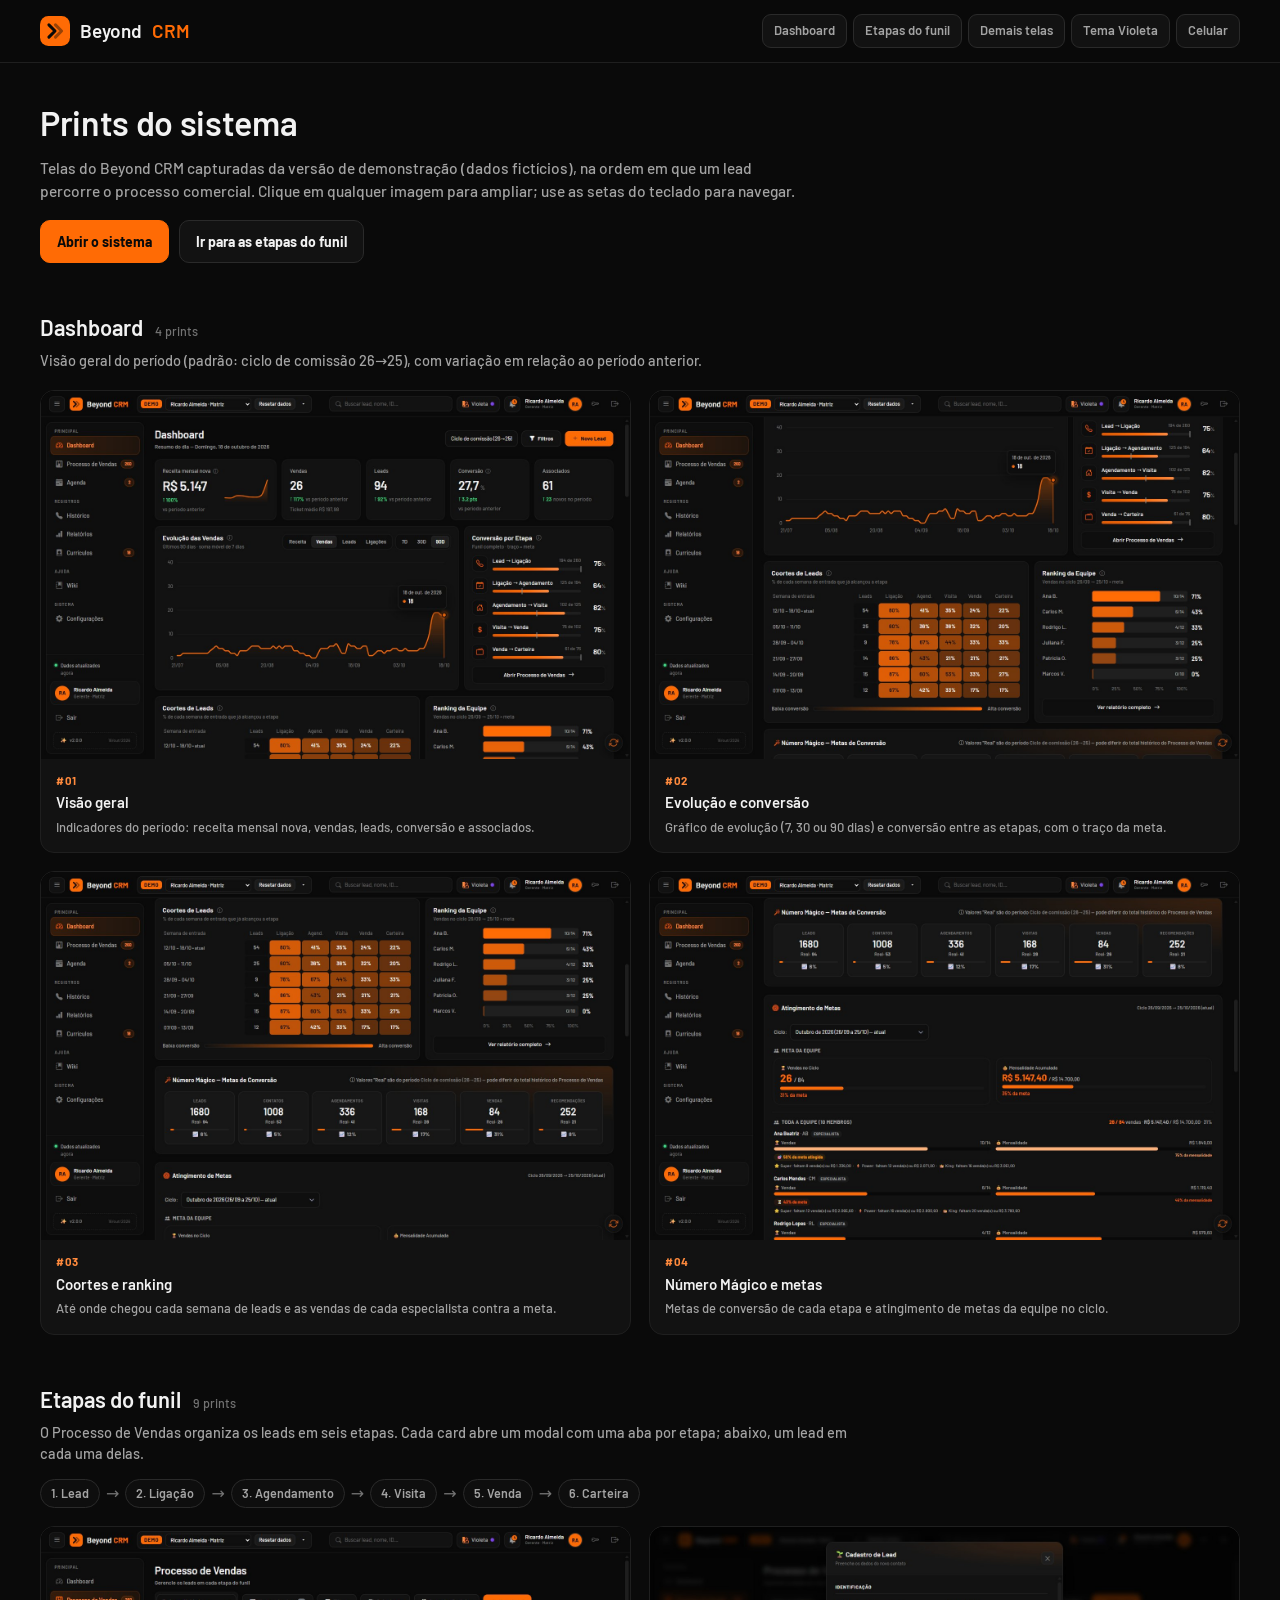
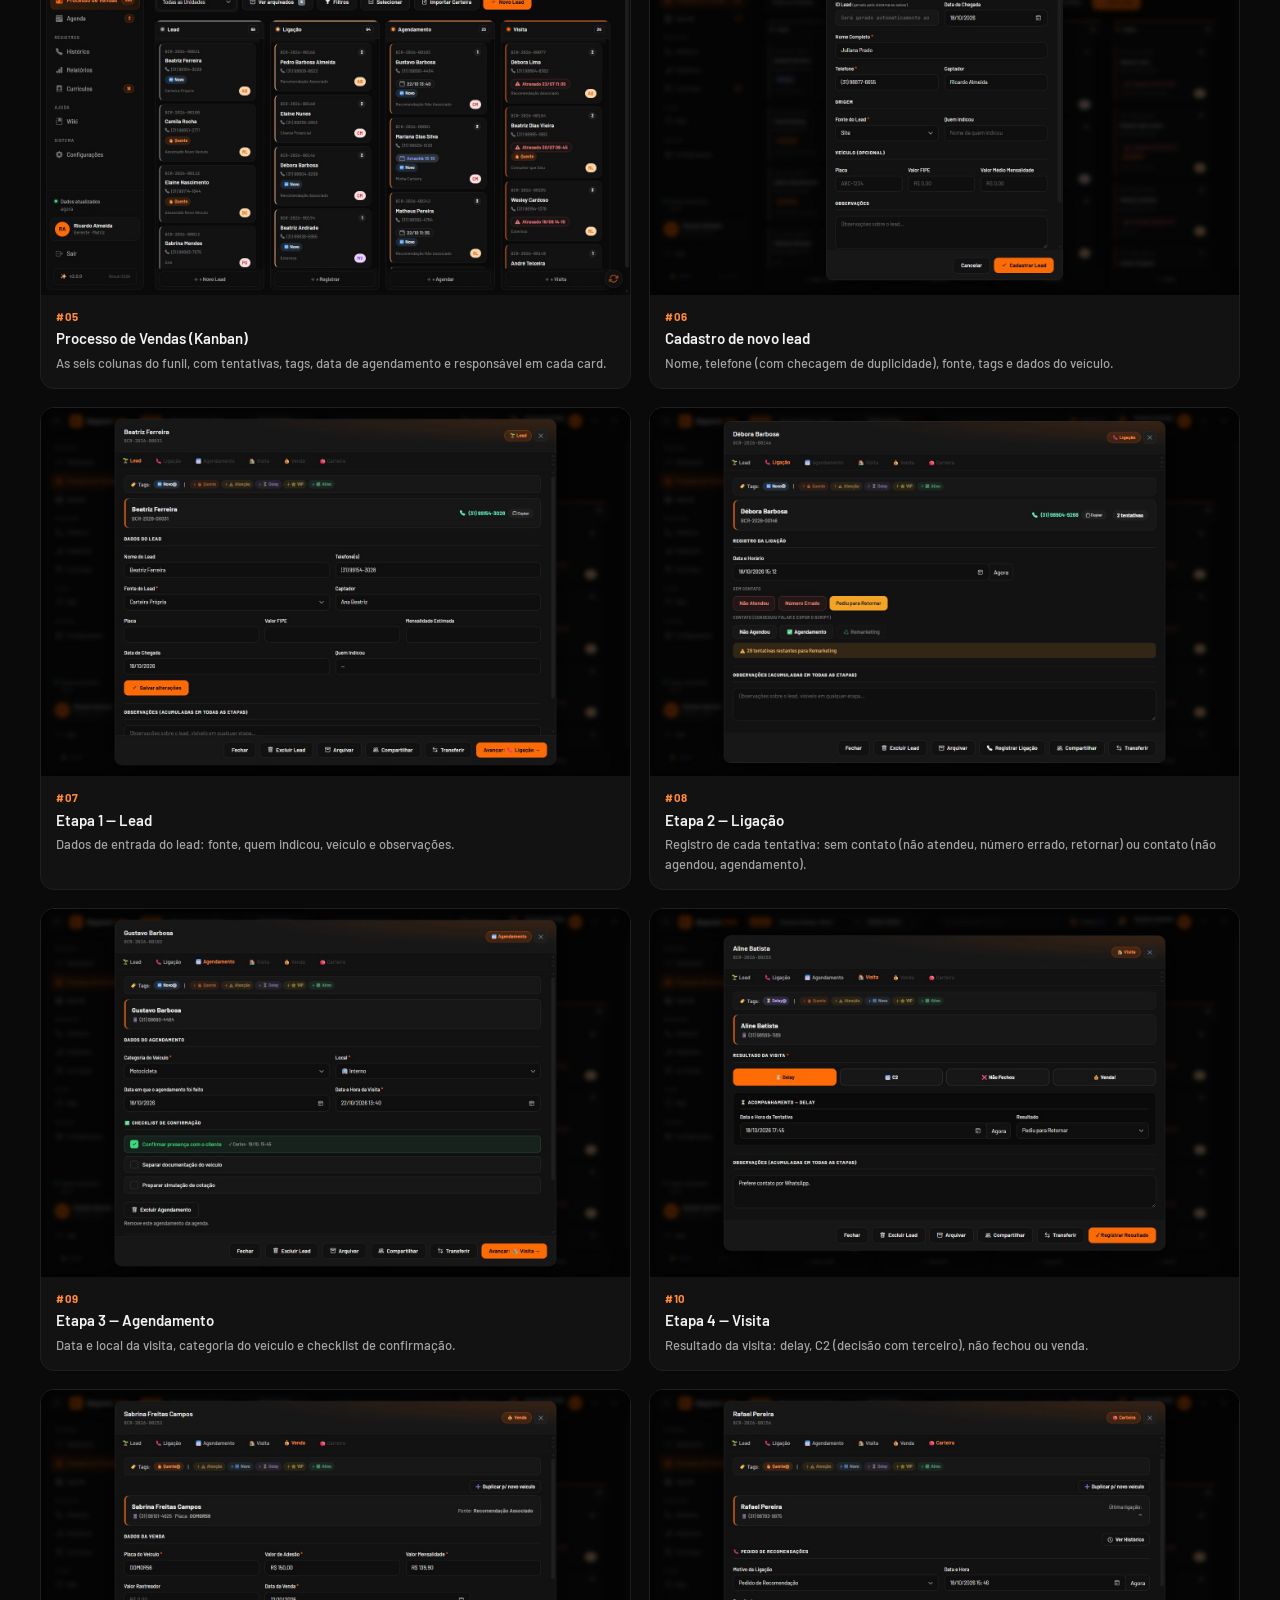
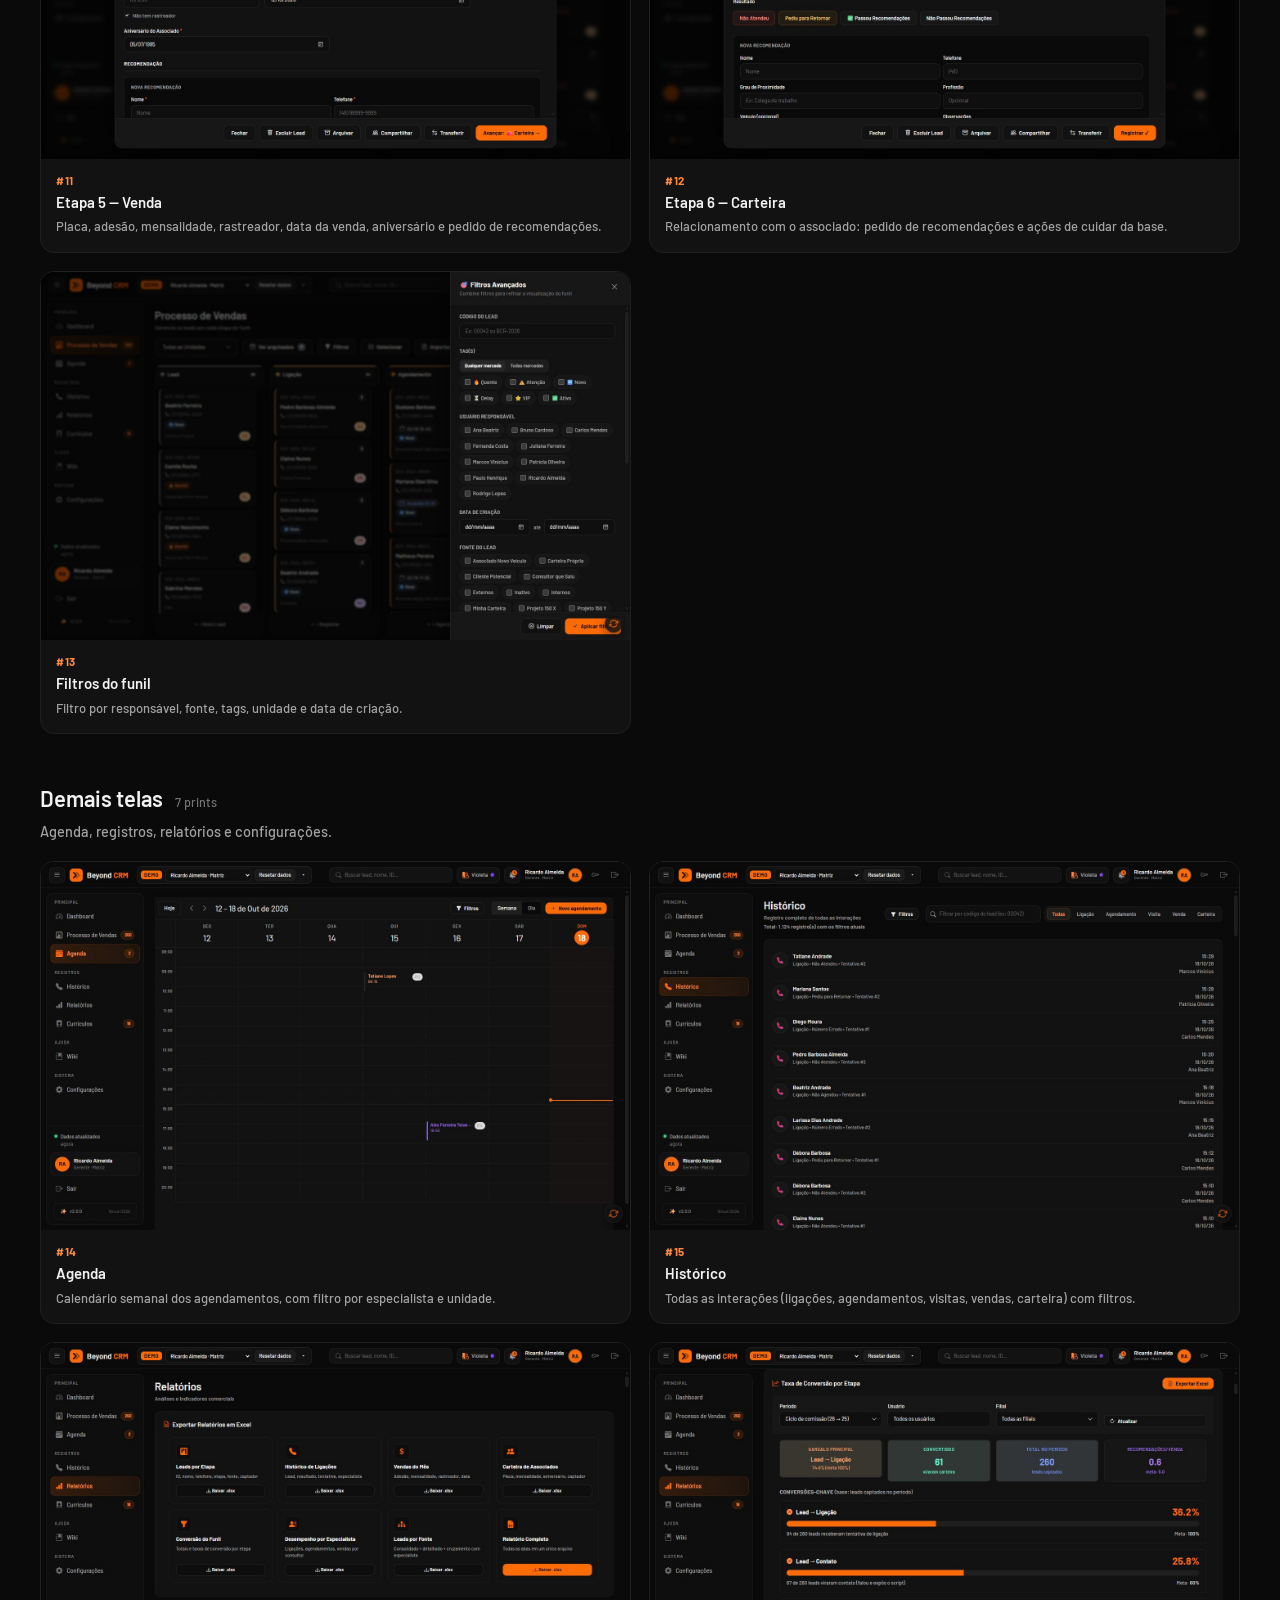
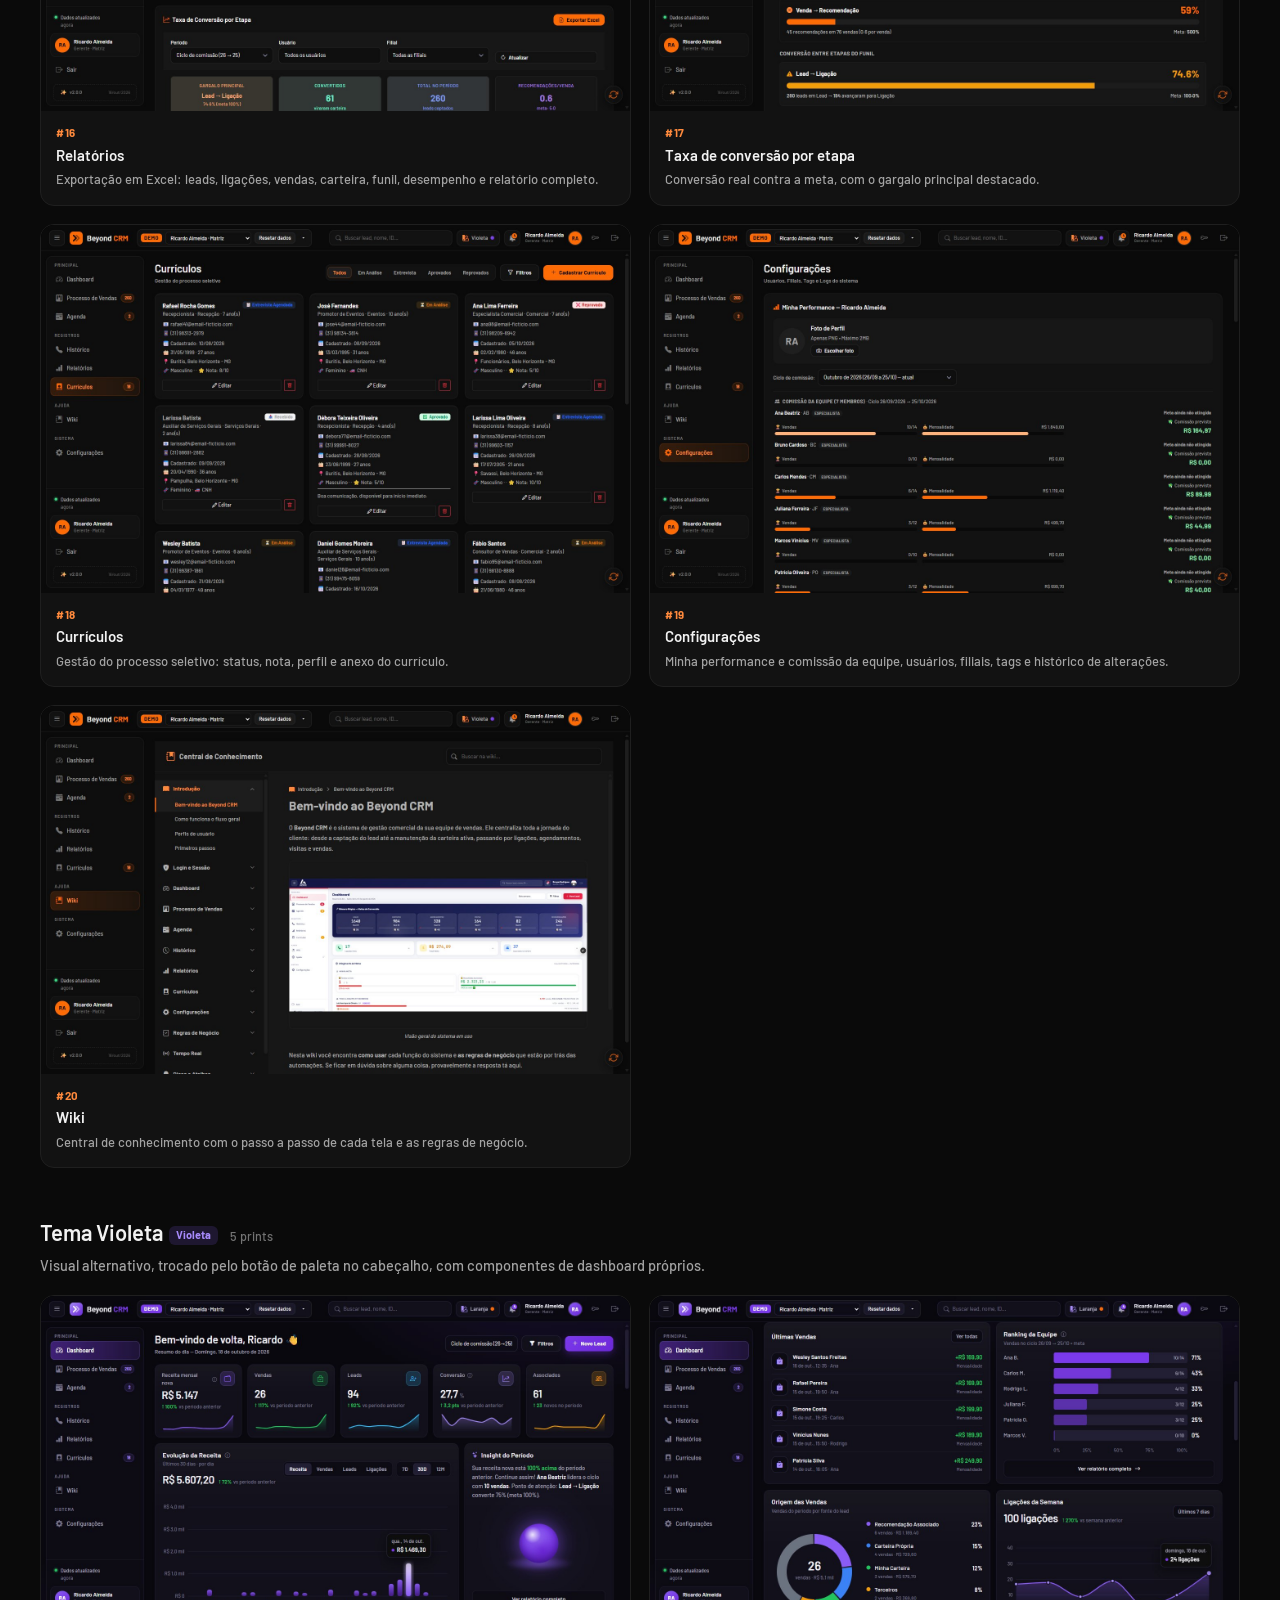
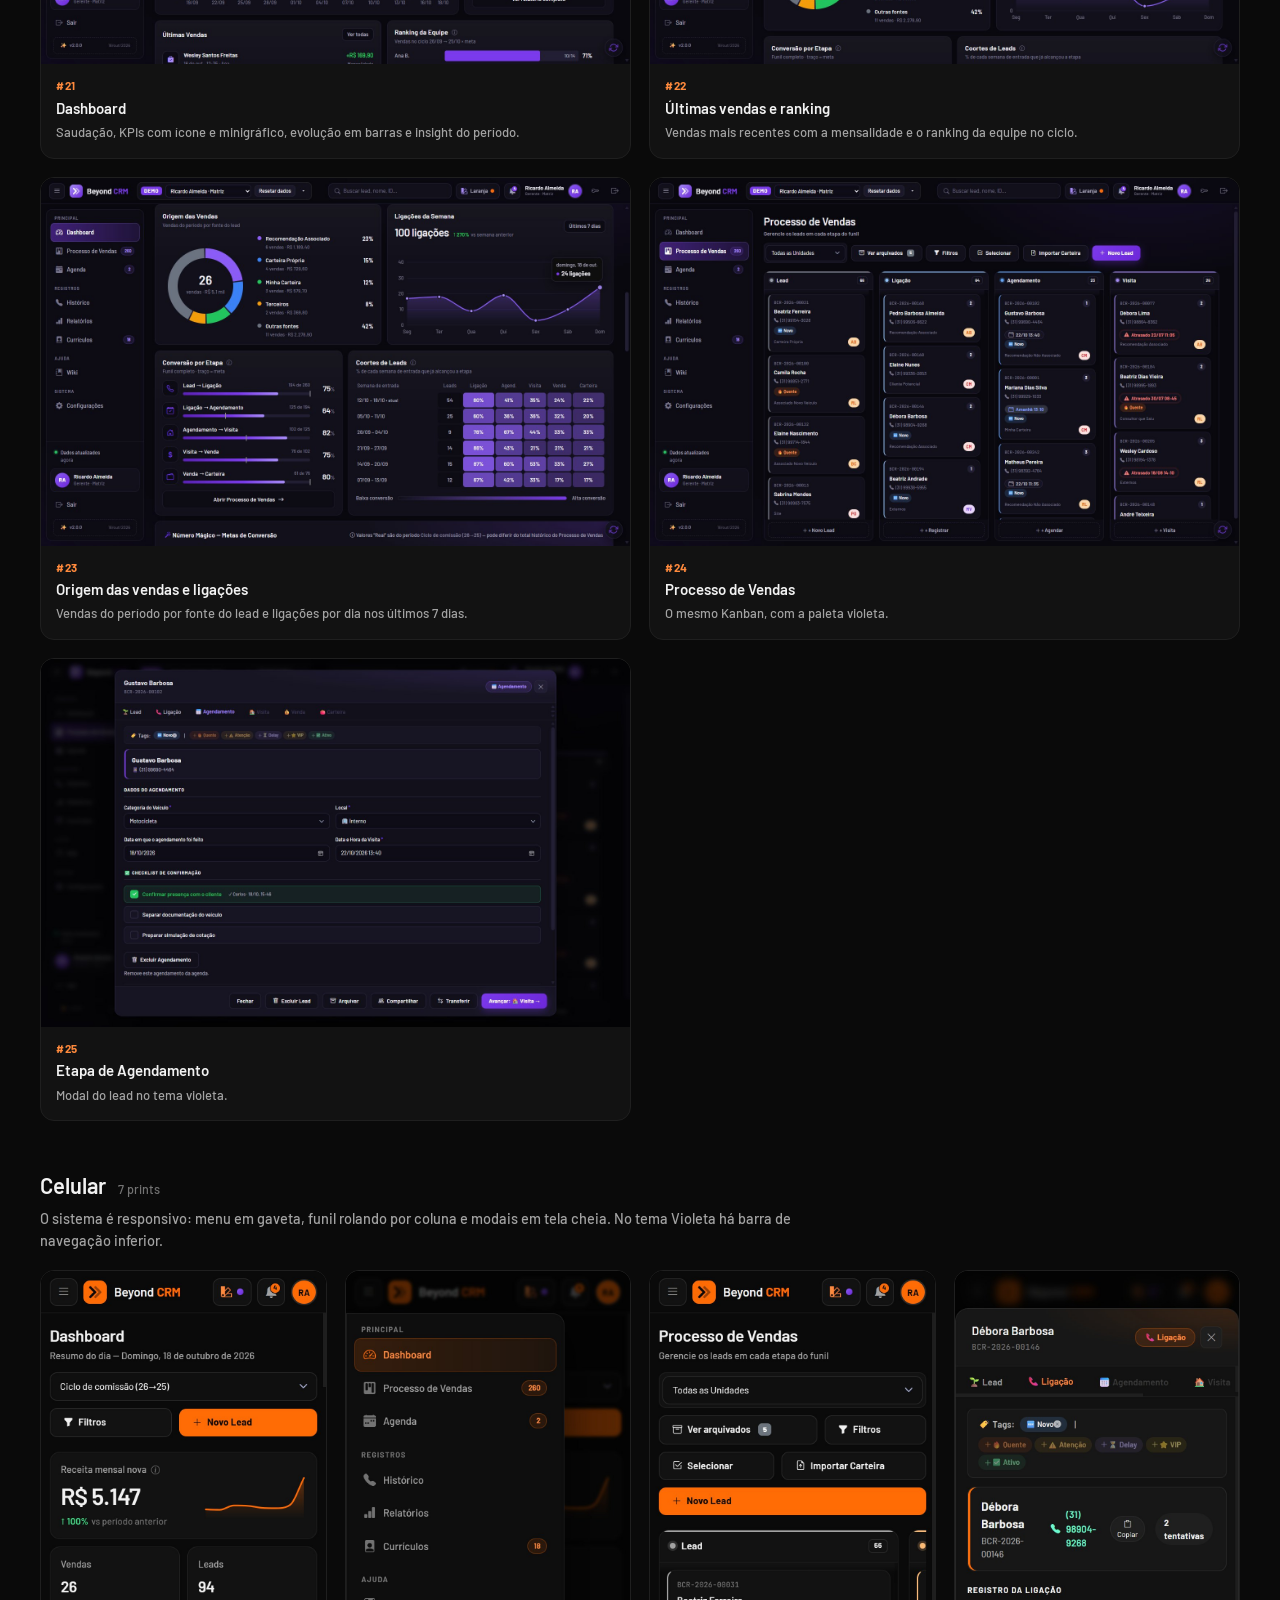
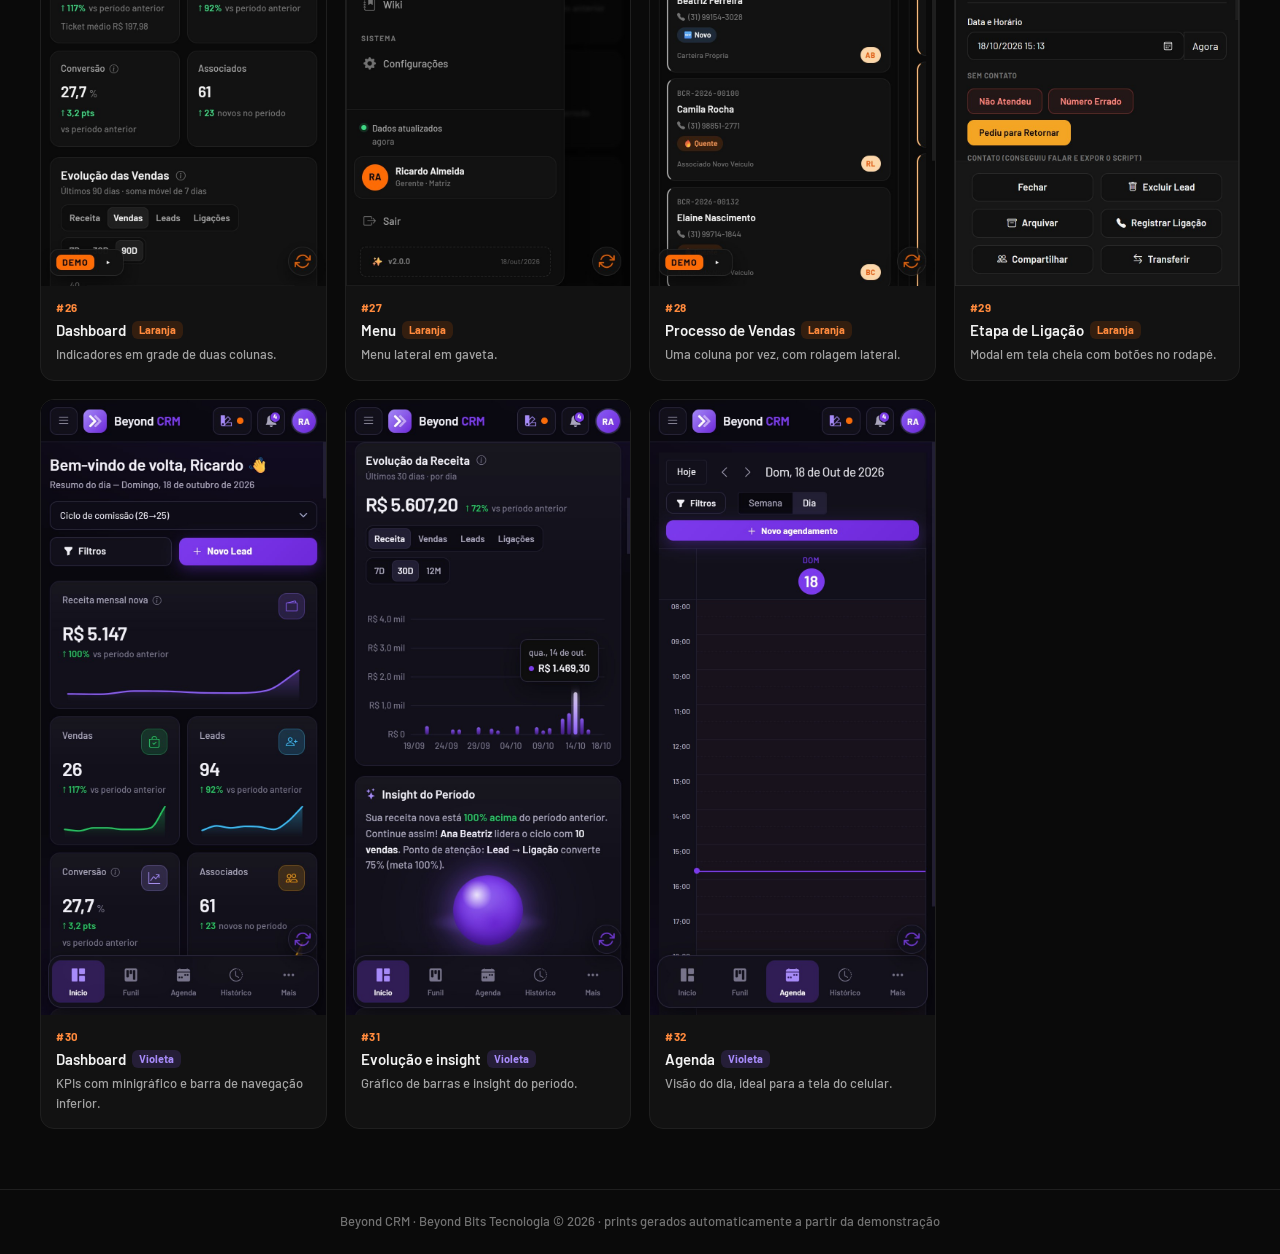
<file: print/index.html>
<!DOCTYPE html>
<html lang="pt-BR">
<head>
  <meta charset="UTF-8">
  <meta name="viewport" content="width=device-width, initial-scale=1.0">
  <title>Beyond CRM — Prints do Sistema</title>
  <meta name="theme-color" content="#0A0A0A">
  <link rel="icon" type="image/svg+xml" href="../assets/beyond-mark.svg">
  <link rel="preconnect" href="https://fonts.googleapis.com">
  <link rel="preconnect" href="https://fonts.gstatic.com" crossorigin>
  <link rel="stylesheet" href="https://fonts.googleapis.com/css2?family=Barlow:wght@400;500;600;700&display=swap">
  <style>
    :root {
      --bg: #0A0A0A; --panel: #0E0E0E; --card: #121212; --line: #1F1F1F; --line-2: #2A2A2A;
      --txt: #F2F2F2; --txt-2: #A3A3A3; --txt-3: #737373;
      --accent: #FF6B05; --accent-2: #FF8A3D; --violet: #A78BFA;
      --font: 'Barlow', Inter, system-ui, -apple-system, 'Segoe UI', sans-serif;
    }
    * { box-sizing: border-box; margin: 0; padding: 0; }
    html { scroll-behavior: smooth; }
    body {
      background: radial-gradient(900px 500px at 85% -10%, rgba(255, 107, 5, .10), transparent 60%), var(--bg);
      color: var(--txt); font-family: var(--font); font-weight: 500; line-height: 1.5;
      -webkit-font-smoothing: antialiased;
    }
    a { color: var(--accent-2); }
    :focus-visible { outline: 2px solid var(--accent); outline-offset: 3px; }

    header.topo {
      position: sticky; top: 0; z-index: 20;
      background: rgba(10, 10, 10, .85); backdrop-filter: blur(10px);
      border-bottom: 1px solid var(--line);
    }
    .topo-in { max-width: 1240px; margin: 0 auto; padding: 14px 20px; display: flex; align-items: center; gap: 14px; flex-wrap: wrap; }
    .marca { display: flex; align-items: center; gap: 10px; font-size: 19px; font-weight: 600; text-decoration: none; color: var(--txt); }
    .marca img { width: 30px; height: 30px; }
    .marca span { color: var(--accent); }
    nav.indice { display: flex; gap: 6px; flex-wrap: wrap; margin-left: auto; }
    nav.indice a {
      text-decoration: none; color: var(--txt-2); font-size: 13px; font-weight: 600;
      padding: 6px 11px; border-radius: 9px; border: 1px solid var(--line-2); background: var(--card);
    }
    nav.indice a:hover { color: var(--txt); border-color: rgba(255, 107, 5, .4); }

    main { max-width: 1240px; margin: 0 auto; padding: 34px 20px 60px; }
    .hero h1 { font-size: 34px; font-weight: 600; letter-spacing: -.01em; }
    .hero p { color: var(--txt-2); margin-top: 8px; max-width: 760px; font-size: 15.5px; }
    .hero .acoes { margin-top: 18px; display: flex; gap: 10px; flex-wrap: wrap; }
    .btn {
      display: inline-flex; align-items: center; gap: 8px; text-decoration: none; font-weight: 700; font-size: 14px;
      padding: 10px 16px; border-radius: 10px; border: 1px solid var(--line-2); background: var(--card); color: var(--txt);
    }
    .btn.primario { background: var(--accent); border-color: var(--accent); color: #0A0A0A; }
    .btn:hover { filter: brightness(1.08); }

    section.secao { margin-top: 48px; scroll-margin-top: 80px; }
    .secao-cab { display: flex; align-items: baseline; gap: 12px; flex-wrap: wrap; margin-bottom: 6px; }
    .secao h2 { font-size: 22px; font-weight: 600; }
    .secao .qtd { font-size: 12.5px; color: var(--txt-3); }
    .secao > p { color: var(--txt-2); font-size: 14.5px; margin-bottom: 18px; max-width: 820px; }

    .grade { display: grid; gap: 18px; grid-template-columns: repeat(2, minmax(0, 1fr)); }
    .grade.celular { grid-template-columns: repeat(4, minmax(0, 1fr)); }
    figure.print {
      background: var(--card); border: 1px solid var(--line); border-radius: 14px; overflow: hidden;
      display: flex; flex-direction: column; transition: border-color .15s ease, transform .15s ease;
    }
    figure.print:hover { border-color: #3A3A3A; transform: translateY(-2px); }
    figure.print button {
      display: block; width: 100%; border: 0; padding: 0; background: #000; cursor: zoom-in;
    }
    figure.print img { display: block; width: 100%; height: auto; aspect-ratio: 16 / 10; object-fit: cover; object-position: top; }
    .grade.celular figure.print img { aspect-ratio: 390 / 844; }
    figcaption { padding: 13px 15px 15px; }
    figcaption .num { font-size: 11.5px; font-weight: 700; color: var(--accent-2); letter-spacing: .06em; }
    figcaption h3 { font-size: 15px; font-weight: 600; margin-top: 2px; }
    figcaption p { font-size: 13px; color: var(--txt-2); margin-top: 4px; }
    .tag-tema { display: inline-block; font-size: 11px; font-weight: 700; padding: 1px 7px; border-radius: 6px; margin-left: 6px; vertical-align: 2px; }
    .tag-tema.violeta { background: rgba(139, 92, 246, .16); color: var(--violet); }
    .tag-tema.laranja { background: rgba(255, 107, 5, .14); color: var(--accent-2); }

    .etapas-fluxo { display: flex; gap: 6px; flex-wrap: wrap; margin: -4px 0 18px; }
    .etapas-fluxo span {
      font-size: 12.5px; font-weight: 600; color: var(--txt-2); padding: 4px 10px; border-radius: 99px;
      border: 1px solid var(--line-2); background: var(--panel);
    }
    .etapas-fluxo i { color: var(--txt-3); font-style: normal; align-self: center; }

    footer { border-top: 1px solid var(--line); color: var(--txt-3); font-size: 13px; text-align: center; padding: 22px 20px; }

    /* lightbox */
    .lb { position: fixed; inset: 0; z-index: 50; background: rgba(0, 0, 0, .9); display: none; flex-direction: column; }
    .lb.aberto { display: flex; }
    .lb-barra { display: flex; align-items: center; gap: 10px; padding: 12px 16px; color: var(--txt-2); font-size: 14px; }
    .lb-barra strong { color: var(--txt); font-weight: 600; }
    .lb-barra .espaco { flex: 1; }
    .lb-barra button {
      background: var(--card); border: 1px solid var(--line-2); color: var(--txt); border-radius: 9px;
      width: 38px; height: 38px; font-size: 18px; cursor: pointer;
    }
    .lb-barra button:hover { border-color: rgba(255, 107, 5, .5); }
    .lb-img { flex: 1; display: flex; align-items: center; justify-content: center; padding: 0 16px 16px; min-height: 0; }
    .lb-img img { max-width: 100%; max-height: 100%; border-radius: 10px; border: 1px solid var(--line-2); }

    @media (max-width: 980px) { .grade.celular { grid-template-columns: repeat(2, minmax(0, 1fr)); } }
    @media (max-width: 720px) {
      .grade { grid-template-columns: minmax(0, 1fr); }
      .hero h1 { font-size: 27px; }
      header.topo { position: static; }
      nav.indice { margin-left: 0; width: 100%; flex-wrap: nowrap; overflow-x: auto; padding-bottom: 2px; scrollbar-width: none; }
      nav.indice::-webkit-scrollbar { display: none; }
      nav.indice a { white-space: nowrap; }
      .topo-in { padding: 10px 14px; }
      main { padding: 24px 14px 50px; }
      .lb-barra { flex-wrap: wrap; }
    }
    @media (prefers-reduced-motion: reduce) { html { scroll-behavior: auto; } figure.print { transition: none; } }
  </style>
</head>
<body>

<header class="topo">
  <div class="topo-in">
    <a class="marca" href="../index.html" title="Abrir o Beyond CRM"><img src="../assets/beyond-mark.svg" alt="">Beyond <span>CRM</span></a>
    <nav class="indice" aria-label="Seções">
      <a href="#dashboard">Dashboard</a>
      <a href="#etapas">Etapas do funil</a>
      <a href="#telas">Demais telas</a>
      <a href="#violeta">Tema Violeta</a>
      <a href="#celular">Celular</a>
    </nav>
  </div>
</header>

<main>
  <div class="hero">
    <h1>Prints do sistema</h1>
    <p>Telas do Beyond CRM capturadas da versão de demonstração (dados fictícios), na ordem em que um lead percorre o processo comercial. Clique em qualquer imagem para ampliar; use as setas do teclado para navegar.</p>
    <div class="acoes">
      <a class="btn primario" href="../index.html">Abrir o sistema</a>
      <a class="btn" href="#etapas">Ir para as etapas do funil</a>
    </div>
  </div>
  <div id="secoes"></div>
</main>

<footer>Beyond CRM · Beyond Bits Tecnologia © 2026 · prints gerados automaticamente a partir da demonstração</footer>

<div class="lb" id="lb" role="dialog" aria-modal="true" aria-label="Visualizar print">
  <div class="lb-barra">
    <button type="button" id="lb-ant" aria-label="Anterior">‹</button>
    <button type="button" id="lb-prox" aria-label="Próximo">›</button>
    <span><strong id="lb-titulo"></strong> <span id="lb-pos"></span></span>
    <span class="espaco"></span>
    <button type="button" id="lb-fechar" aria-label="Fechar">✕</button>
  </div>
  <div class="lb-img"><img id="lb-foto" alt=""></div>
</div>

<script>
  var SECOES = [
    { id: 'dashboard', titulo: 'Dashboard', texto: 'Visão geral do período (padrão: ciclo de comissão 26→25), com variação em relação ao período anterior.', itens: [
      ['01-dashboard-visao-geral.jpg', 'Visão geral', 'Indicadores do período: receita mensal nova, vendas, leads, conversão e associados.'],
      ['02-dashboard-evolucao-e-conversao.jpg', 'Evolução e conversão', 'Gráfico de evolução (7, 30 ou 90 dias) e conversão entre as etapas, com o traço da meta.'],
      ['03-dashboard-coortes-e-ranking.jpg', 'Coortes e ranking', 'Até onde chegou cada semana de leads e as vendas de cada especialista contra a meta.'],
      ['04-dashboard-numero-magico-e-metas.jpg', 'Número Mágico e metas', 'Metas de conversão de cada etapa e atingimento de metas da equipe no ciclo.'],
    ]},
    { id: 'etapas', titulo: 'Etapas do funil', fluxo: true, texto: 'O Processo de Vendas organiza os leads em seis etapas. Cada card abre um modal com uma aba por etapa; abaixo, um lead em cada uma delas.', itens: [
      ['05-funil-kanban.jpg', 'Processo de Vendas (Kanban)', 'As seis colunas do funil, com tentativas, tags, data de agendamento e responsável em cada card.'],
      ['06-funil-novo-lead.jpg', 'Cadastro de novo lead', 'Nome, telefone (com checagem de duplicidade), fonte, tags e dados do veículo.'],
      ['07-etapa-1-lead.jpg', 'Etapa 1 — Lead', 'Dados de entrada do lead: fonte, quem indicou, veículo e observações.'],
      ['08-etapa-2-ligacao.jpg', 'Etapa 2 — Ligação', 'Registro de cada tentativa: sem contato (não atendeu, número errado, retornar) ou contato (não agendou, agendamento).'],
      ['09-etapa-3-agendamento.jpg', 'Etapa 3 — Agendamento', 'Data e local da visita, categoria do veículo e checklist de confirmação.'],
      ['10-etapa-4-visita.jpg', 'Etapa 4 — Visita', 'Resultado da visita: delay, C2 (decisão com terceiro), não fechou ou venda.'],
      ['11-etapa-5-venda.jpg', 'Etapa 5 — Venda', 'Placa, adesão, mensalidade, rastreador, data da venda, aniversário e pedido de recomendações.'],
      ['12-etapa-6-carteira.jpg', 'Etapa 6 — Carteira', 'Relacionamento com o associado: pedido de recomendações e ações de cuidar da base.'],
      ['13-funil-filtros.jpg', 'Filtros do funil', 'Filtro por responsável, fonte, tags, unidade e data de criação.'],
    ]},
    { id: 'telas', titulo: 'Demais telas', texto: 'Agenda, registros, relatórios e configurações.', itens: [
      ['14-agenda.jpg', 'Agenda', 'Calendário semanal dos agendamentos, com filtro por especialista e unidade.'],
      ['15-historico.jpg', 'Histórico', 'Todas as interações (ligações, agendamentos, visitas, vendas, carteira) com filtros.'],
      ['16-relatorios.jpg', 'Relatórios', 'Exportação em Excel: leads, ligações, vendas, carteira, funil, desempenho e relatório completo.'],
      ['17-relatorios-taxa-de-conversao.jpg', 'Taxa de conversão por etapa', 'Conversão real contra a meta, com o gargalo principal destacado.'],
      ['18-curriculos.jpg', 'Currículos', 'Gestão do processo seletivo: status, nota, perfil e anexo do currículo.'],
      ['19-configuracoes.jpg', 'Configurações', 'Minha performance e comissão da equipe, usuários, filiais, tags e histórico de alterações.'],
      ['20-wiki.jpg', 'Wiki', 'Central de conhecimento com o passo a passo de cada tela e as regras de negócio.'],
    ]},
    { id: 'violeta', titulo: 'Tema Violeta', tema: 'violeta', texto: 'Visual alternativo, trocado pelo botão de paleta no cabeçalho, com componentes de dashboard próprios.', itens: [
      ['21-violeta-dashboard.jpg', 'Dashboard', 'Saudação, KPIs com ícone e minigráfico, evolução em barras e insight do período.'],
      ['22-violeta-vendas-e-ranking.jpg', 'Últimas vendas e ranking', 'Vendas mais recentes com a mensalidade e o ranking da equipe no ciclo.'],
      ['23-violeta-origem-e-ligacoes.jpg', 'Origem das vendas e ligações', 'Vendas do período por fonte do lead e ligações por dia nos últimos 7 dias.'],
      ['24-violeta-funil.jpg', 'Processo de Vendas', 'O mesmo Kanban, com a paleta violeta.'],
      ['25-violeta-etapa-agendamento.jpg', 'Etapa de Agendamento', 'Modal do lead no tema violeta.'],
    ]},
    { id: 'celular', titulo: 'Celular', celular: true, texto: 'O sistema é responsivo: menu em gaveta, funil rolando por coluna e modais em tela cheia. No tema Violeta há barra de navegação inferior.', itens: [
      ['26-celular-dashboard.jpg', 'Dashboard', 'Indicadores em grade de duas colunas.', 'laranja'],
      ['27-celular-menu.jpg', 'Menu', 'Menu lateral em gaveta.', 'laranja'],
      ['28-celular-funil.jpg', 'Processo de Vendas', 'Uma coluna por vez, com rolagem lateral.', 'laranja'],
      ['29-celular-etapa-ligacao.jpg', 'Etapa de Ligação', 'Modal em tela cheia com botões no rodapé.', 'laranja'],
      ['30-celular-violeta-dashboard.jpg', 'Dashboard', 'KPIs com minigráfico e barra de navegação inferior.', 'violeta'],
      ['31-celular-violeta-evolucao.jpg', 'Evolução e insight', 'Gráfico de barras e insight do período.', 'violeta'],
      ['32-celular-violeta-agenda.jpg', 'Agenda', 'Visão do dia, ideal para a tela do celular.', 'violeta'],
    ]},
  ];

  function esc(s) { return String(s).replace(/[&<>"]/g, function(c) { return { '&': '&amp;', '<': '&lt;', '>': '&gt;', '"': '&quot;' }[c]; }); }
  var TODOS = [];
  var NOMES_ETAPA = ['Lead', 'Ligação', 'Agendamento', 'Visita', 'Venda', 'Carteira'];
  document.getElementById('secoes').innerHTML = SECOES.map(function(s) {
    var html = '<section class="secao" id="' + s.id + '"><div class="secao-cab"><h2>' + esc(s.titulo) +
      (s.tema ? '<span class="tag-tema ' + s.tema + '">' + (s.tema === 'violeta' ? 'Violeta' : 'Laranja') + '</span>' : '') +
      '</h2><span class="qtd">' + s.itens.length + ' prints</span></div><p>' + esc(s.texto) + '</p>';
    if (s.fluxo) html += '<div class="etapas-fluxo">' + NOMES_ETAPA.map(function(n, i) { return '<span>' + (i + 1) + '. ' + n + '</span>'; }).join('<i>→</i>') + '</div>';
    html += '<div class="grade' + (s.celular ? ' celular' : '') + '">' + s.itens.map(function(it) {
      var idx = TODOS.push({ arq: it[0], titulo: it[1] }) - 1;
      var tema = it[3] ? '<span class="tag-tema ' + it[3] + '">' + (it[3] === 'violeta' ? 'Violeta' : 'Laranja') + '</span>' : '';
      return '<figure class="print"><button type="button" data-i="' + idx + '" aria-label="Ampliar: ' + esc(it[1]) + '">' +
        '<img src="' + it[0] + '" alt="' + esc(it[1]) + ' — ' + esc(it[2]) + '" loading="lazy"></button>' +
        '<figcaption><div class="num">#' + it[0].slice(0, 2) + '</div><h3>' + esc(it[1]) + tema + '</h3><p>' + esc(it[2]) + '</p></figcaption></figure>';
    }).join('') + '</div></section>';
    return html;
  }).join('');

  var lb = document.getElementById('lb'), foto = document.getElementById('lb-foto'), atual = 0, origem = null;
  function mostrar(i) {
    atual = (i + TODOS.length) % TODOS.length;
    foto.src = TODOS[atual].arq; foto.alt = TODOS[atual].titulo;
    document.getElementById('lb-titulo').textContent = TODOS[atual].titulo;
    document.getElementById('lb-pos').textContent = '· ' + (atual + 1) + ' de ' + TODOS.length;
  }
  function abrir(i, botao) { origem = botao; mostrar(i); lb.classList.add('aberto'); document.getElementById('lb-fechar').focus(); document.body.style.overflow = 'hidden'; }
  function fechar() { lb.classList.remove('aberto'); document.body.style.overflow = ''; if (origem) origem.focus(); }
  document.addEventListener('click', function(ev) {
    var b = ev.target.closest('figure.print button'); if (b) abrir(Number(b.dataset.i), b);
  });
  document.getElementById('lb-fechar').onclick = fechar;
  document.getElementById('lb-ant').onclick = function() { mostrar(atual - 1); };
  document.getElementById('lb-prox').onclick = function() { mostrar(atual + 1); };
  lb.addEventListener('click', function(ev) { if (ev.target === lb || ev.target.classList.contains('lb-img')) fechar(); });
  document.addEventListener('keydown', function(ev) {
    if (!lb.classList.contains('aberto')) return;
    if (ev.key === 'Escape') fechar();
    if (ev.key === 'ArrowLeft') mostrar(atual - 1);
    if (ev.key === 'ArrowRight') mostrar(atual + 1);
  });
</script>
</body>
</html>
</file>
